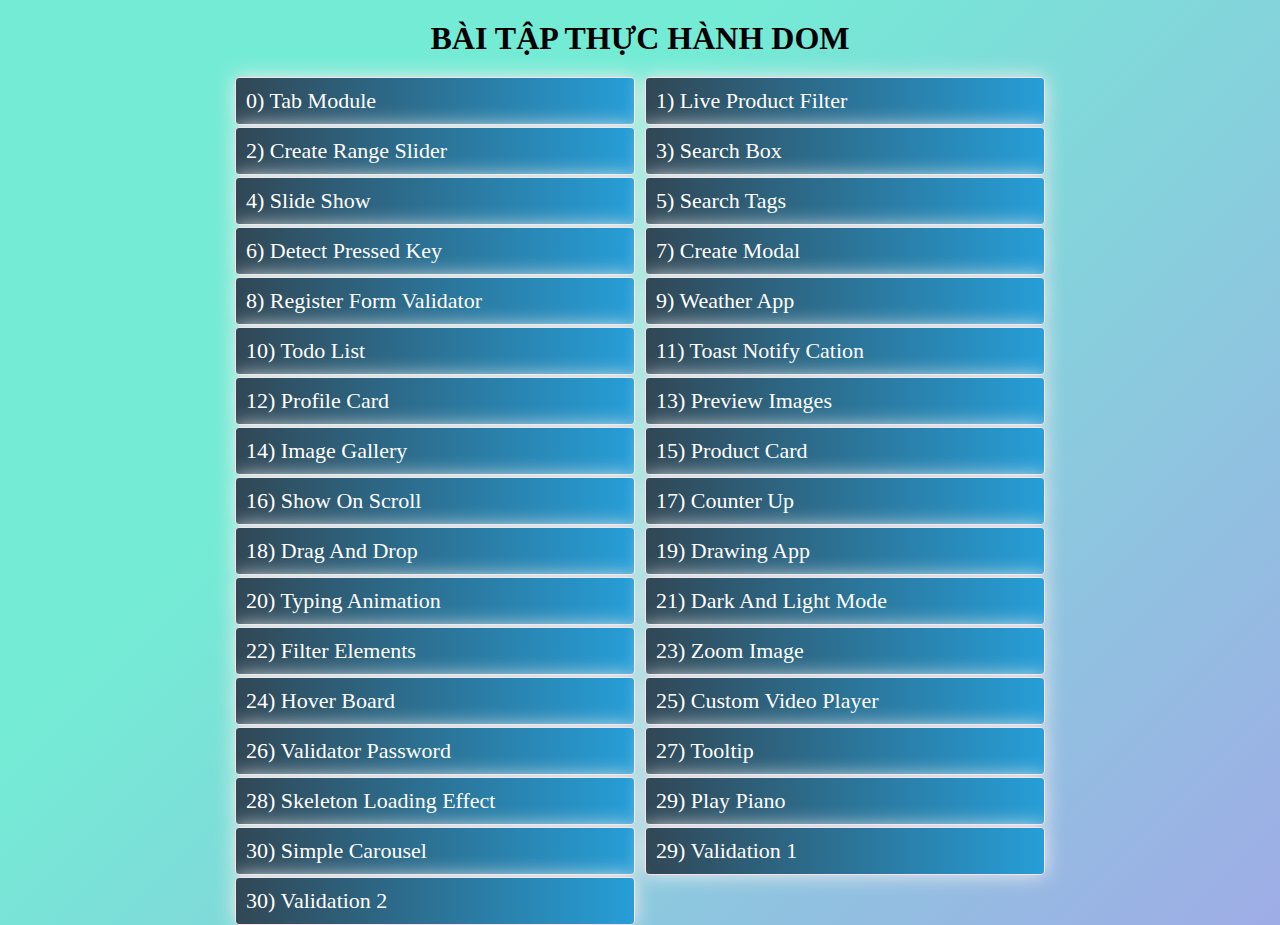
<file: index.html>
<!DOCTYPE html>
<html lang="en">

<head>
  <meta charset="UTF-8" />
  <meta http-equiv="X-UA-Compatible" content="IE=edge" />
  <meta property="og:image" content="https://ourcodeworld.com/public-media/articles/articleocw-56bba37e791bc.png">
  <meta name="viewport" content="width=device-width, initial-scale=1.0" />
  <title>Bài Tập DOM</title>

  <!--Custom CSS:  -->
  <link rel="stylesheet" href="./assets/style.css">

</head>

<body>
  <div class="container">

    <h1 class="title" id="main">Bài Tập Thực Hành DOM</h1>

    <ul class="list">
      <li>
        <a href="./0-tab-module/index.html" target="_blank">0) Tab Module</a>
      </li>
      <li>
        <a href="./1-live-product-filter/index.html" target="_blank">1) Live Product Filter</a>
      </li>
      <li>
        <a href="./2-create-range-slider/index.html" target="_blank">2) Create Range Slider</a>
      </li>
      <li>
        <a href="./3-search-box/index.html" target="_blank">3) Search Box</a>
      </li>
      <li>
        <a href="./4-slide-show/index.html" target="_blank">4) Slide Show</a>
      </li>
      <li>
        <a href="./5-search-tags/index.html" target="_blank">5) Search Tags</a>
      </li>
      <li>
        <a href="./6-detect-pressed-key/index.html" target="_blank">6) Detect Pressed Key</a>
      </li>
      <li>
        <a href="./7-create-modal/index.html" target="_blank">7) Create Modal</a>
      </li>
      <li>
        <a href="./8-register-from-validator/index.html" target="_blank">8) Register Form Validator</a>
      </li>
      <li>
        <a href="./9-weather-app/index.html" target="_blank">9) Weather App</a>
      </li>
      <li>
        <a href="./10-todo-list/index.html" target="_blank">10) Todo List</a>
      </li>
      <li>
        <a href="./11-toast-notification/index.html" target="_blank">11) Toast Notify Cation</a>
      </li>
      <li>
        <a href="./12-profile-card/index.html" target="_blank">12) Profile Card</a>
      </li>
      <li>
        <a href="./13-preview-image/index.html" target="_blank">13) Preview Images</a>
      </li>
      <li>
        <a href="./14-image-gallery/index.html" target="_blank">14) Image Gallery</a>
      </li>
      <li>
        <a href="./15-product-card/index.html" target="_blank">15) Product Card</a>
      </li>
      <li>
        <a href="./16-show-on-scroll/index.html" target="_blank">16) Show On Scroll</a>
      </li>
      <li>
        <a href="./17-counter-up/index.html" target="_blank">17) Counter Up</a>
      </li>
      <li>
        <a href="./18-drag-and-drop/index.html" target="_blank">18) Drag And Drop</a>
      </li>
      <li>
        <a href="./19-drawing-app/index.html" target="_blank">19) Drawing App</a>
      </li>
      <li>
        <a href="./20-typing-animation/index.html" target="_blank">20) Typing Animation</a>
      </li>
      <li>
        <a href="./21-dark-and-light-mode/index.html" target="_blank">21) Dark And Light Mode</a>
      </li>
      <li>
        <a href="./22-filter-elements/index.html" target="_blank">22) Filter Elements</a>
      </li>
      <li>
        <a href="/23-zoom-image/index.html" target="_blank">23) Zoom Image</a>
      </li>
      <li>
        <a href="/24-hover-board/index.html" target="_blank">24) Hover Board</a>
      </li>
      <li>
        <a href="./25-custom-video-player/index.html" target="_blank">25) Custom Video Player</a>
      </li>
      <li>
        <a href="./26-vaidator-password//index.html" target="_blank">26) Validator Password</a>
      </li>
      <li>
        <a href="./27-tooltip/index.html" target="_blank">27) Tooltip</a>
      </li>
      <li>
        <a href="./28-skeleton-loading-effect//index.html" target="_blank">28) Skeleton Loading Effect</a>
      </li>
      <li>
        <a href="./29-play-piano/index.html" target="_blank">29) Play Piano</a>
      </li>
      <li>
        <a href="./30-simple-carousel/index.html" target="_blank">30) Simple Carousel</a>
      </li>
      <li>
        <a href="./31-form-validation-1/index.html" target="_blank">29) Validation 1</a>
      </li>
      <li>
        <a href="./32-form-validation-2/index.html" target="_blank">30) Validation 2</a>
      </li>
    </ul>
  </div>
</body>

</html>
</file>
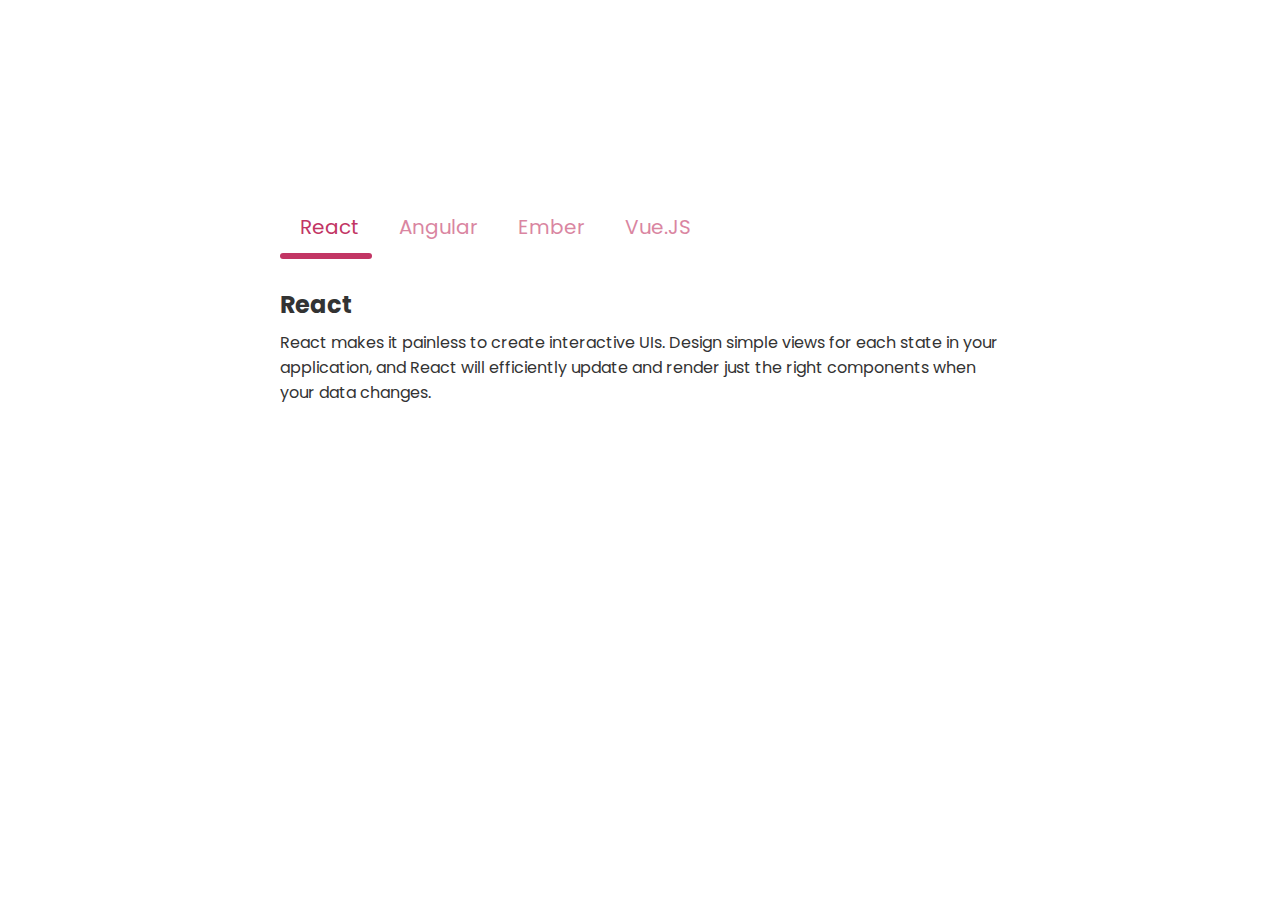
<file: 0-tab-module/index.html>
<!DOCTYPE html>
<html lang="en">
  <head>
    <meta charset="UTF-8" />
    <meta name="viewport" content="width=device-width, initial-scale=1.0" />
    <title>Tab Module</title>
    <link rel="preconnect" href="https://fonts.gstatic.com" />
    <!-- Font awesome -->
    <link
      rel="stylesheet"
      href="https://cdnjs.cloudflare.com/ajax/libs/font-awesome/5.15.2/css/all.min.css"
      integrity="sha512-HK5fgLBL+xu6dm/Ii3z4xhlSUyZgTT9tuc/hSrtw6uzJOvgRr2a9jyxxT1ely+B+xFAmJKVSTbpM/CuL7qxO8w=="
      crossorigin="anonymous"
    />
    <!-- font chữ của google -->
    <link
      href="https://fonts.googleapis.com/css2?family=Poppins:wght@300;400;500;600&display=swap"
      rel="stylesheet"
    />
    <!-- CSS -->
    <link rel="stylesheet" href="./assets/css/styles.css" />
  </head>
  <body>
    <div>
      <!-- Tab items -->
      <div class="tabs">
        <div class="tab-item active">
          <i class="tab-icon fas fa-code"></i>
          React
        </div>
        <div class="tab-item">
          <i class="tab-icon fas fa-cog"></i>
          Angular
        </div>
        <div class="tab-item">
          <i class="tab-icon fas fa-plus-circle"></i>
          Ember
        </div>
        <div class="tab-item">
          <i class="tab-icon fas fa-pen-nib"></i>
          Vue.JS
        </div>
        <div class="line"></div>
      </div>

      <!-- Tab content -->
      <div class="tab-content">
        <div class="tab-pane active">
          <h2>React</h2>
          <p>
            React makes it painless to create interactive UIs. Design simple views for each state in
            your application, and React will efficiently update and render just the right components
            when your data changes.
          </p>
        </div>
        <div class="tab-pane">
          <h2>Angular</h2>
          <p>
            Angular is an application design framework and development platform for creating
            efficient and sophisticated single-page apps.
          </p>
        </div>
        <div class="tab-pane">
          <h2>Ember</h2>
          <p>
            Ember.js is a productive, battle-tested JavaScript framework for building modern web
            applications. It includes everything you need to build rich UIs that work on any device.
          </p>
        </div>
        <div class="tab-pane">
          <h2>Vue.js</h2>
          <p>
            Vue (pronounced /vjuː/, like view) is a progressive framework for building user
            interfaces. Unlike other monolithic frameworks, Vue is designed from the ground up to be
            incrementally adoptable.
          </p>
        </div>
      </div>
    </div>
  </body>
  <script src="./assets/js/main.js"></script>
</html>
</file>
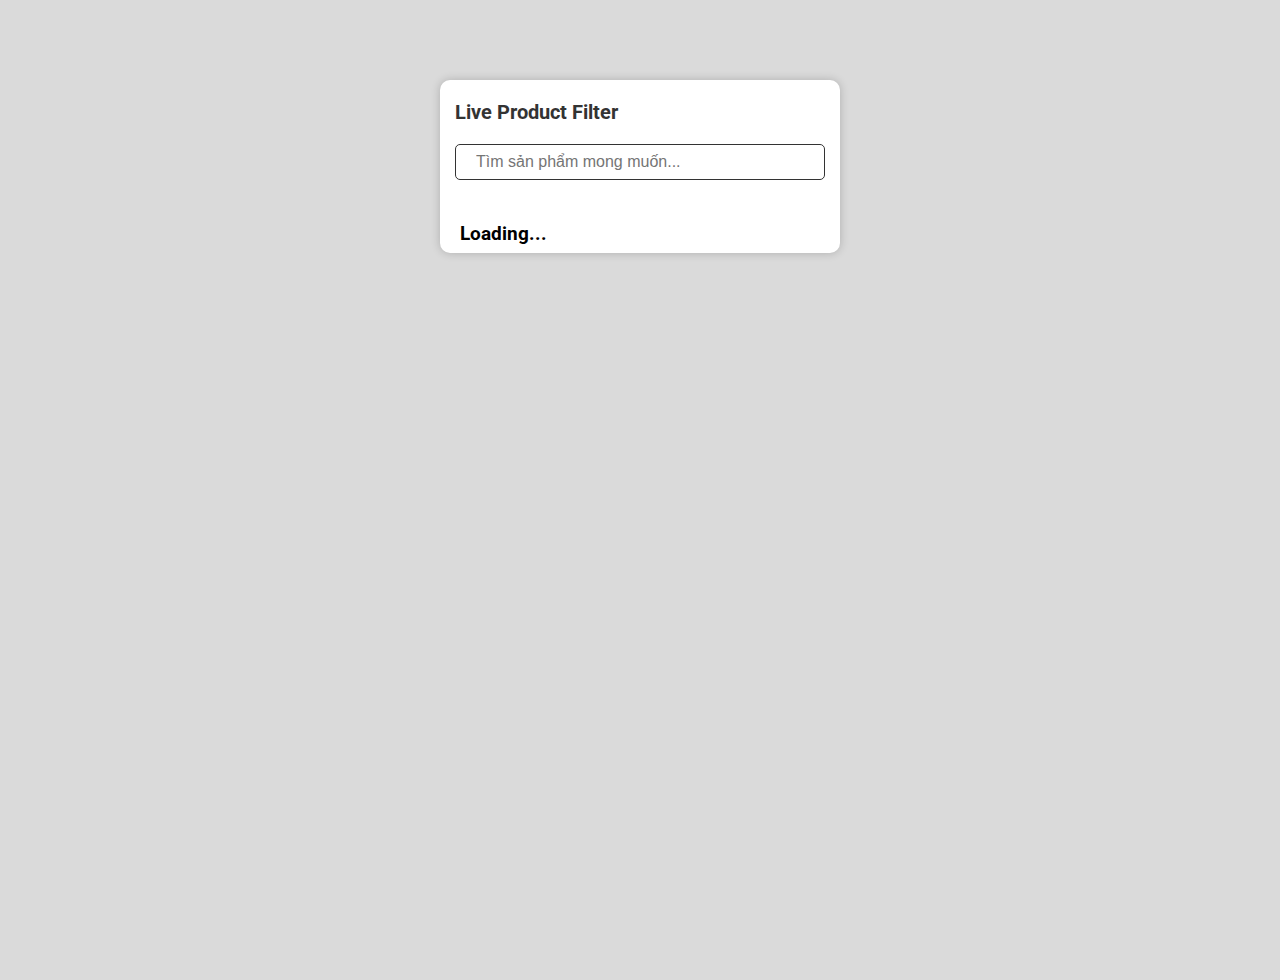
<file: 1-live-product-filter/index.html>
<!DOCTYPE html>
<html lang="en">
	<head>
		<meta charset="UTF-8" />
		<meta name="viewport" content="width=device-width, initial-scale=1.0" />

		<link rel="stylesheet" href="https://cdnjs.cloudflare.com/ajax/libs/font-awesome/6.0.0-beta2/css/all.min.css" integrity="sha512-YWzhKL2whUzgiheMoBFwW8CKV4qpHQAEuvilg9FAn5VJUDwKZZxkJNuGM4XkWuk94WCrrwslk8yWNGmY1EduTA==" crossorigin="anonymous" referrerpolicy="no-referrer" />

		<link rel="stylesheet" href="./assets/css/styles.css" />
		<title>Live Product Filter</title>
	</head>
	<body>
		<div class="container">
			<header>
				<h4 class="title">Live Product Filter</h4>
				<div class="form-input">
					<i class="fas fa-search"></i>
					<input type="text" id="filter" placeholder="Tìm sản phẩm mong muốn..." />
				</div>
			</header>

			<div class="products">
				<div>
					<h3>Loading...</h3>
				</div>
			</div>
		</div>
		<script src="./assets/js/main.js"></script>
	</body>
</html>
</file>
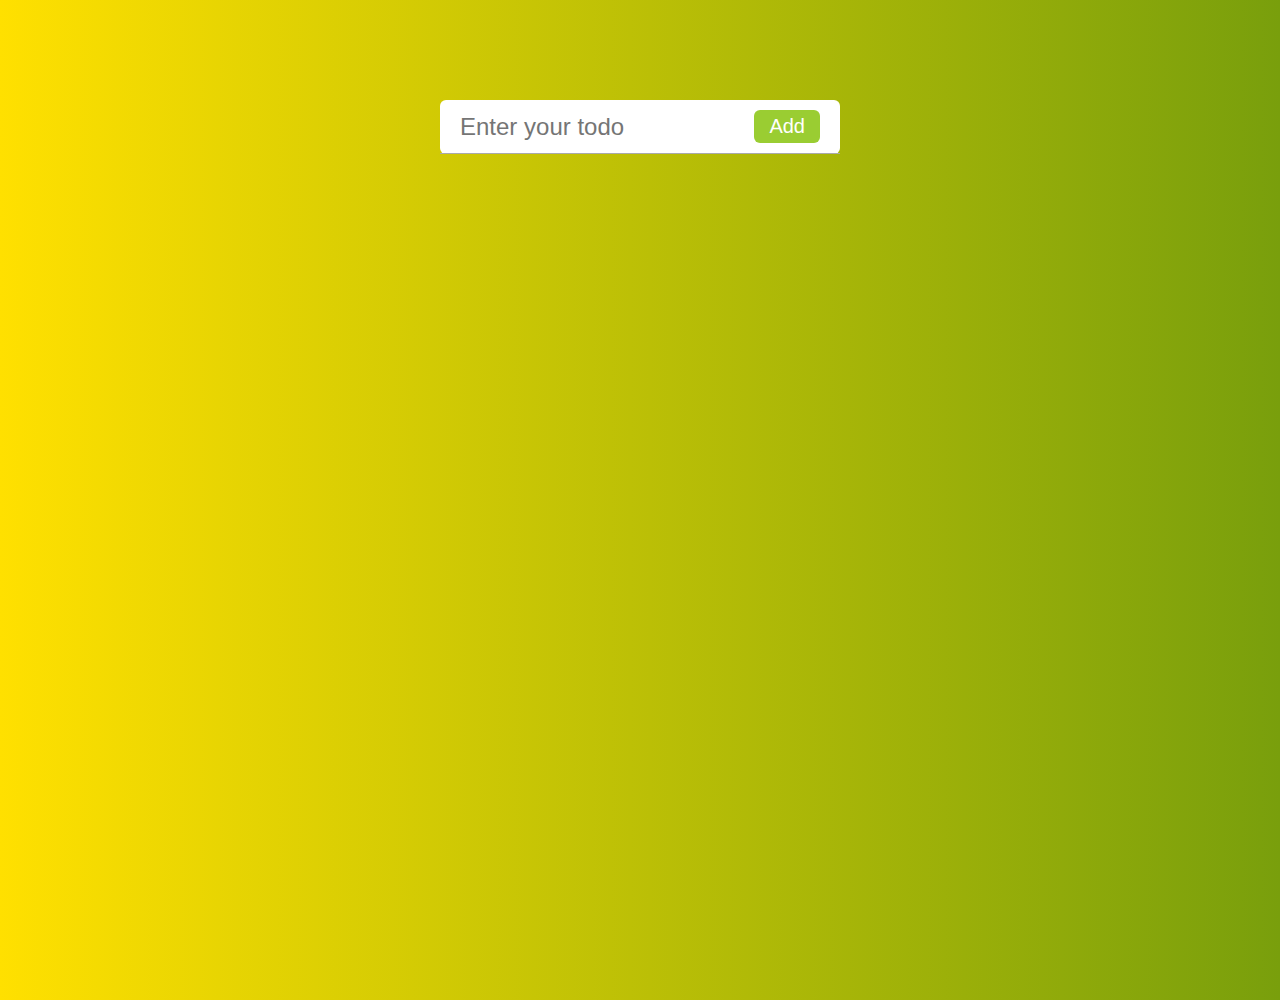
<file: 10-todo-list/index.html>
<!DOCTYPE html>
<html lang="en">
  <head>
    <meta charset="UTF-8" />
    <meta http-equiv="X-UA-Compatible" content="IE=edge" />
    <meta name="viewport" content="width=device-width, initial-scale=1.0" />
    <title>Todo List</title>
    <link
      rel="stylesheet"
      href="https://cdnjs.cloudflare.com/ajax/libs/font-awesome/6.0.0-beta2/css/all.min.css"
      integrity="sha512-YWzhKL2whUzgiheMoBFwW8CKV4qpHQAEuvilg9FAn5VJUDwKZZxkJNuGM4XkWuk94WCrrwslk8yWNGmY1EduTA=="
      crossorigin="anonymous"
      referrerpolicy="no-referrer"
    />
    <link rel="stylesheet" href="./assets/css/styles.css" />
  </head>
  <body>
    <div class="container">
      <form class="form">
        <input type="text" placeholder="Enter your todo" />
        <button>Add</button>
      </form>
      <ul class="todos"></ul>
    </div>
  </body>
  <script src="./assets/js/main.js"></script>
</html>
</file>
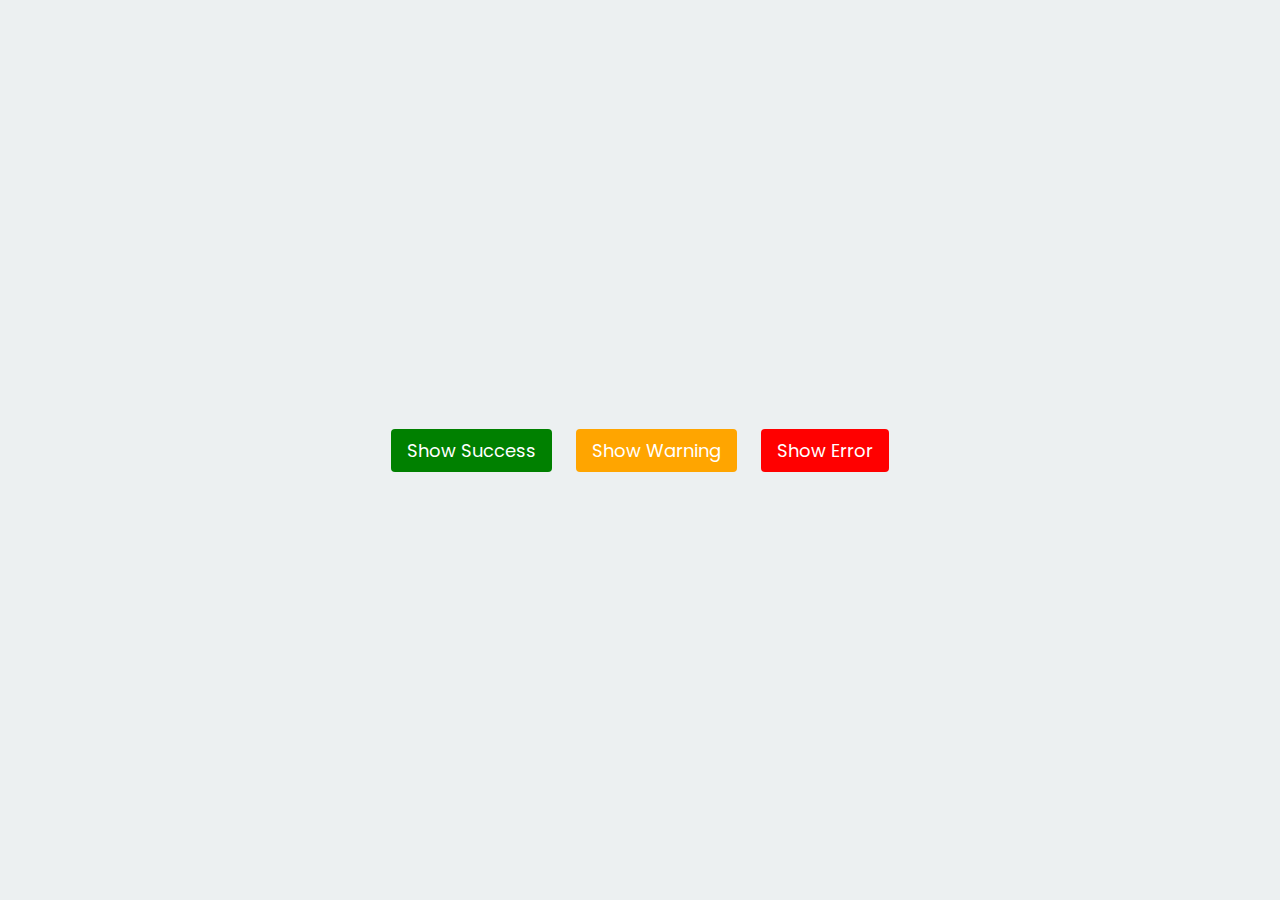
<file: 11-toast-notification/index.html>
<!DOCTYPE html>
<html lang="en">
  <head>
    <meta charset="UTF-8" />
    <meta http-equiv="X-UA-Compatible" content="IE=edge" />
    <meta name="viewport" content="width=device-width, initial-scale=1.0" />
    <title>Toast Notification</title>
    <link
      rel="stylesheet"
      href="https://cdnjs.cloudflare.com/ajax/libs/font-awesome/6.0.0-beta2/css/all.min.css"
      integrity="sha512-YWzhKL2whUzgiheMoBFwW8CKV4qpHQAEuvilg9FAn5VJUDwKZZxkJNuGM4XkWuk94WCrrwslk8yWNGmY1EduTA=="
      crossorigin="anonymous"
      referrerpolicy="no-referrer"
    />

    <link rel="stylesheet" href="./assets/css/styles.css" />
  </head>
  <body>
    <div class="control">
      <button class="success">Show Success</button>
      <button class="warning">Show Warning</button>
      <button class="error">Show Error</button>
    </div>
    <div id="toasts"></div>
  </body>
  <script src="./assets/js/main.js"></script>
</html>
</file>
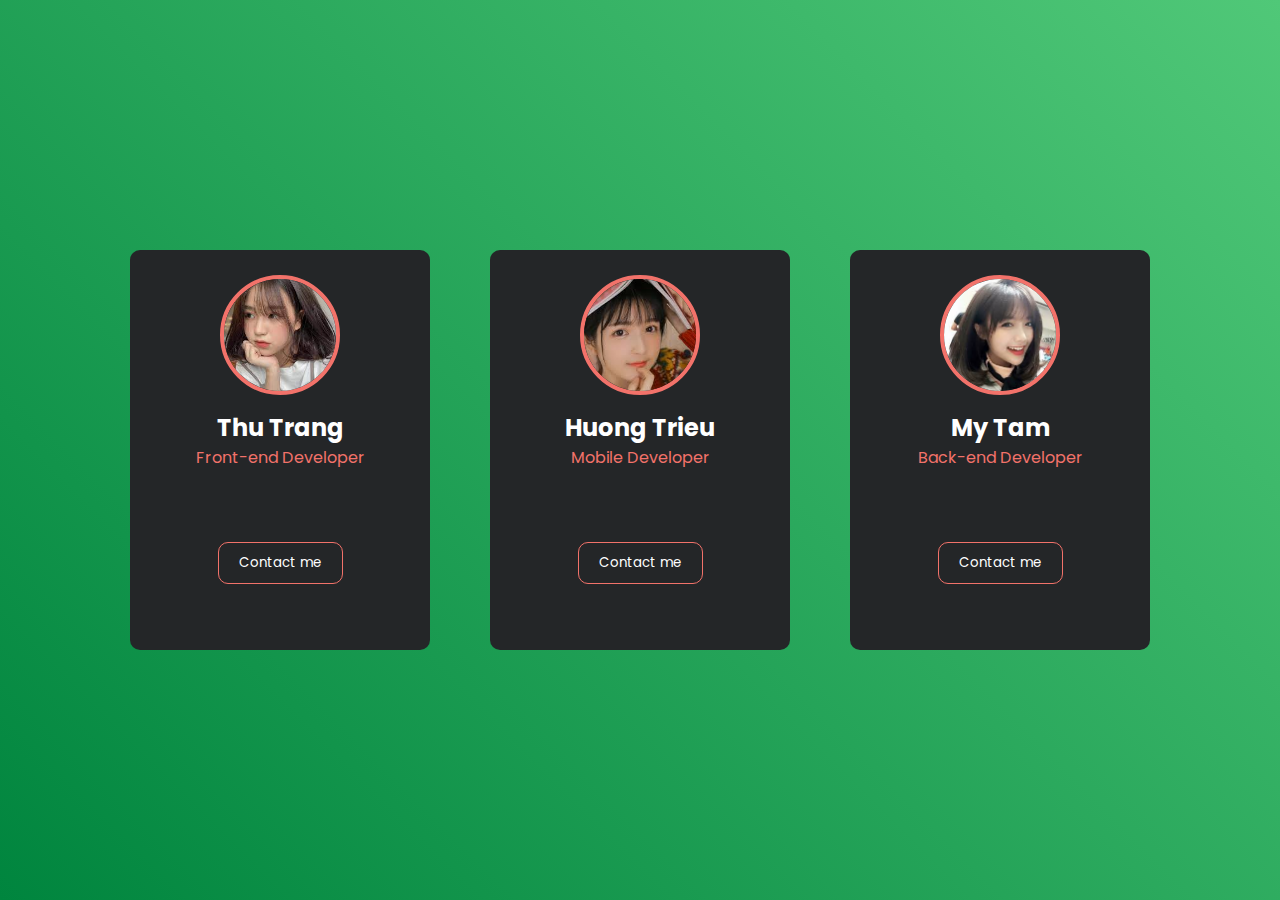
<file: 12-profile-card/index.html>
<!DOCTYPE html>
<html lang="en">
  <head>
    <meta charset="UTF-8" />
    <meta http-equiv="X-UA-Compatible" content="IE=edge" />
    <meta name="viewport" content="width=device-width, initial-scale=1.0" />
    <title>Profile Card</title>
    <link
      rel="stylesheet"
      href="https://cdnjs.cloudflare.com/ajax/libs/font-awesome/6.0.0-beta2/css/all.min.css"
      integrity="sha512-YWzhKL2whUzgiheMoBFwW8CKV4qpHQAEuvilg9FAn5VJUDwKZZxkJNuGM4XkWuk94WCrrwslk8yWNGmY1EduTA=="
      crossorigin="anonymous"
      referrerpolicy="no-referrer"
    />
    <link rel="stylesheet" href="./assets/css/styles.css" />
  </head>
  <body>
    <div class="card">
      <div class="card__img">
        <img src="./assets/images/girl_1.jpg" alt="" />
      </div>
      <h2>Thu Trang</h2>
      <p>Front-end Developer</p>
      <div class="card__social">
        <a target="_black" href="">
          <i class="fab fa-facebook-f"></i>
        </a>
        <a target="_black" href="">
          <i class="fab fa-youtube"></i>
        </a>
        <a target="_black" href="">
          <i class="fab fa-tiktok"></i>
        </a>
        <a target="_black" href="">
          <i class="fab fa-github"></i>
        </a>
      </div>
      <button>Contact me</button>
    </div>
    <div class="card">
      <div class="card__img">
        <img src="./assets/images/girl_2.jpg" alt="" />
      </div>
      <h2>Huong Trieu</h2>
      <p>Mobile Developer</p>
      <div class="card__social">
        <a target="_black" href="">
          <i class="fab fa-facebook-f"></i>
        </a>
        <a target="_black" href="">
          <i class="fab fa-youtube"></i>
        </a>
        <a target="_black" href="">
          <i class="fab fa-tiktok"></i>
        </a>
        <a target="_black" href="">
          <i class="fab fa-github"></i>
        </a>
      </div>
      <button>Contact me</button>
    </div>
    <div class="card">
      <div class="card__img">
        <img src="./assets/images/girl_3.jpg" alt="" />
      </div>
      <h2>My Tam</h2>
      <p>Back-end Developer</p>
      <div class="card__social">
        <a target="_black" href="">
          <i class="fab fa-facebook-f"></i>
        </a>
        <a target="_black" href="">
          <i class="fab fa-youtube"></i>
        </a>
        <a target="_black" href="">
          <i class="fab fa-tiktok"></i>
        </a>
        <a target="_black" href="">
          <i class="fab fa-github"></i>
        </a>
      </div>
      <button>Contact me</button>
    </div>
  </body>
</html>
</file>
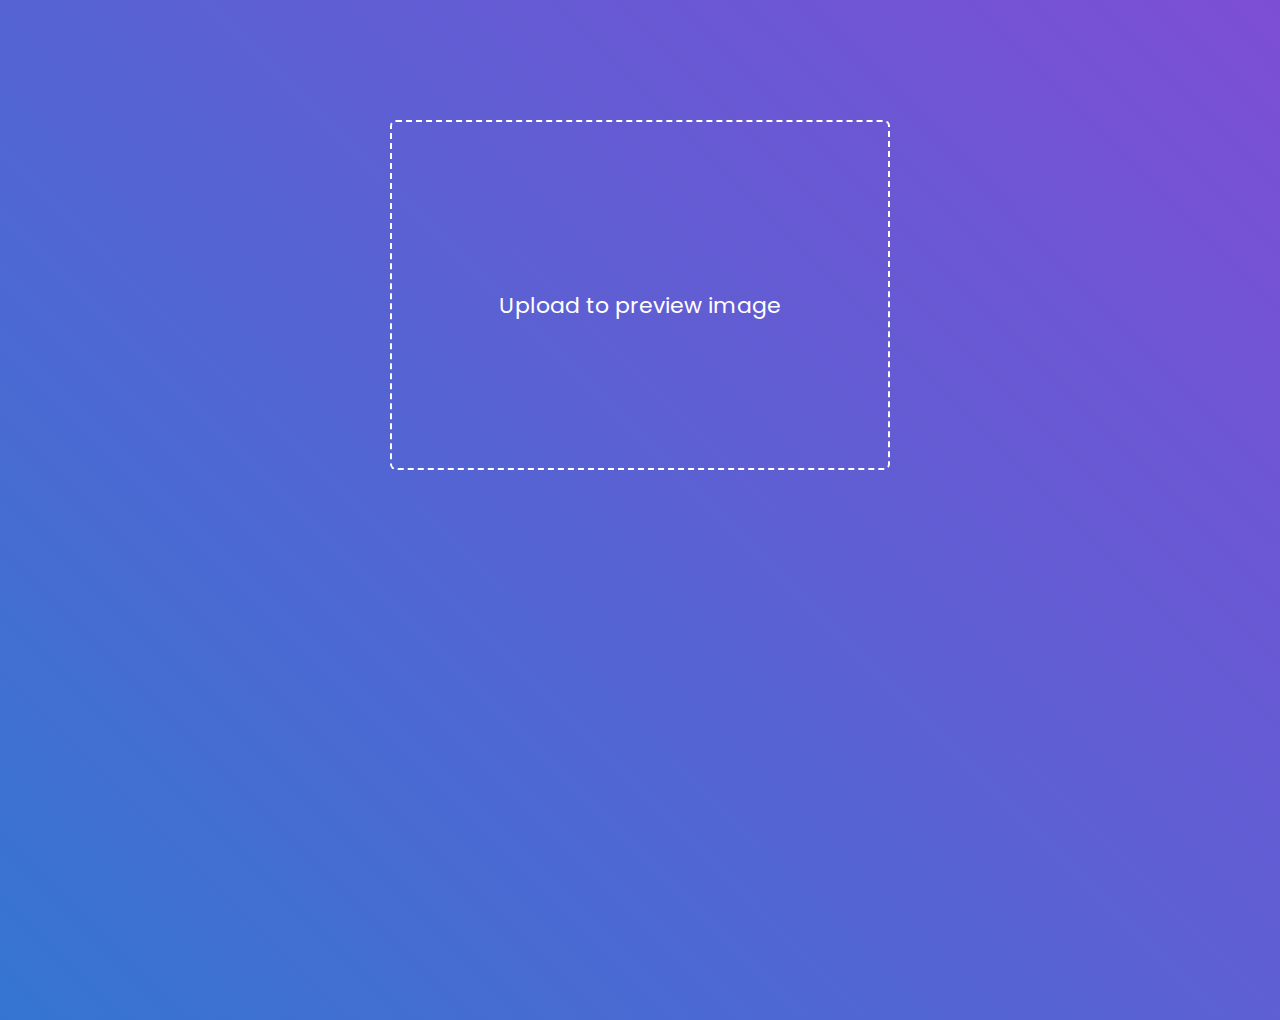
<file: 13-preview-image/index.html>
<!DOCTYPE html>
<html lang="en">
  <head>
    <meta charset="UTF-8" />
    <meta http-equiv="X-UA-Compatible" content="IE=edge" />
    <meta name="viewport" content="width=device-width, initial-scale=1.0" />
    <title>Preview Image</title>
    <link
      rel="stylesheet"
      href="https://cdnjs.cloudflare.com/ajax/libs/font-awesome/6.0.0-beta2/css/all.min.css"
      integrity="sha512-YWzhKL2whUzgiheMoBFwW8CKV4qpHQAEuvilg9FAn5VJUDwKZZxkJNuGM4XkWuk94WCrrwslk8yWNGmY1EduTA=="
      crossorigin="anonymous"
      referrerpolicy="no-referrer"
    />
    <link rel="stylesheet" href="./assets/css/styles.css" />
  </head>
  <body>
    <div class="container">
      <label for="input-img" class="preview">
        <i class="fas fa-cloud-upload-alt"></i>
        <span>Upload to preview image</span>
      </label>
      <input type="file" hidden id="input-img" />
    </div>
  </body>
  <script src="./assets/js/main.js"></script>
</html>
</file>
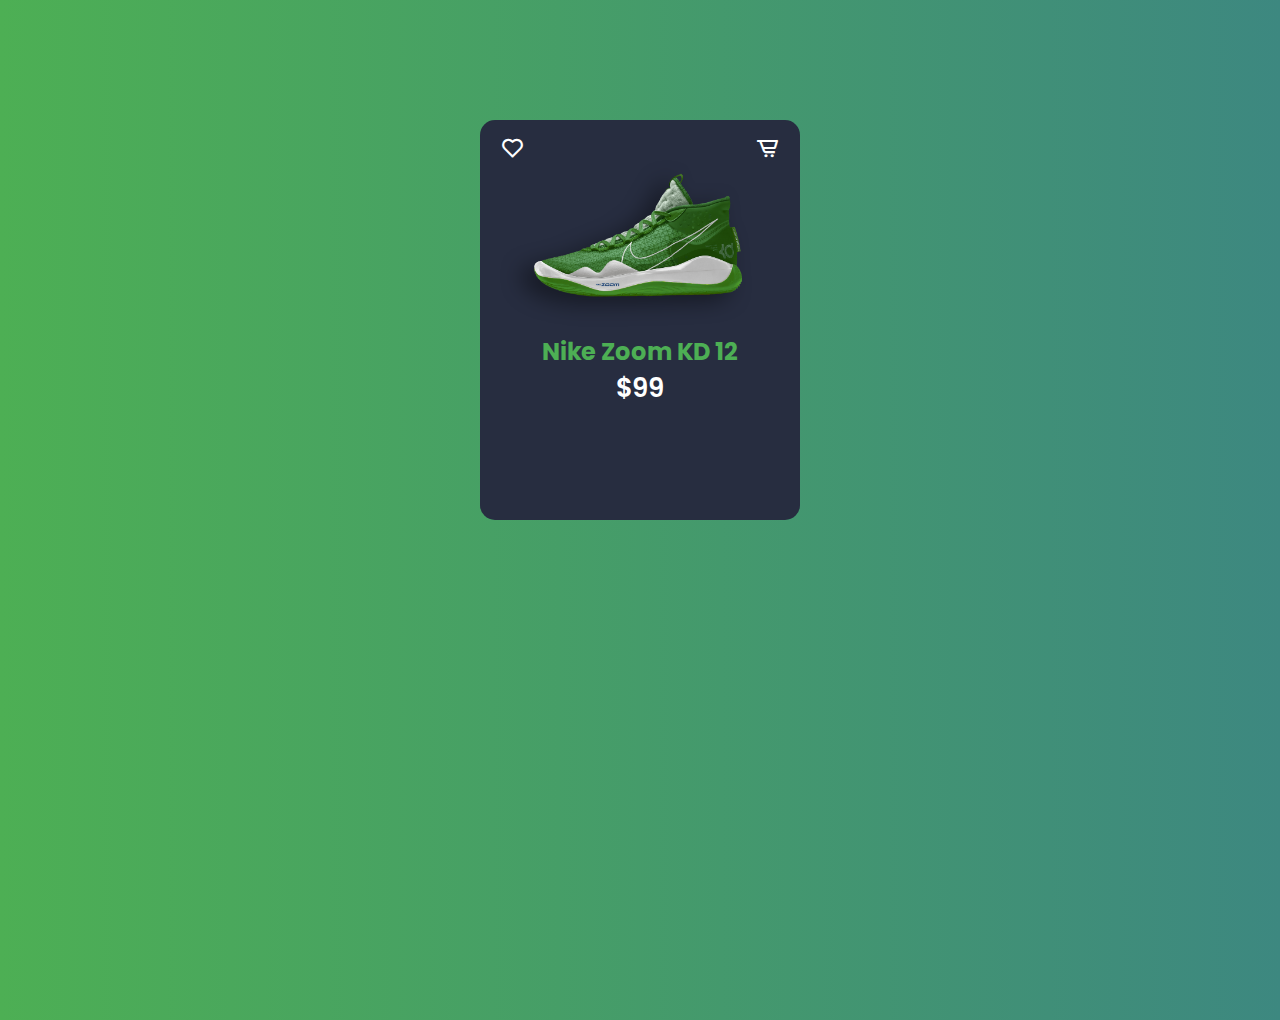
<file: 15-product-card/index.html>
<!DOCTYPE html>
<html lang="en">
  <head>
    <meta charset="UTF-8" />
    <meta http-equiv="X-UA-Compatible" content="IE=edge" />
    <meta name="viewport" content="width=device-width, initial-scale=1.0" />
    <title>Product Card</title>
    <link href="https://unpkg.com/boxicons@2.0.9/css/boxicons.min.css" rel="stylesheet" />
    <link rel="stylesheet" href="./assets/css/styles.css" />
  </head>
  <body>
    <div class="card">
      <span class="like"><i class="bx bx-heart"></i></span>
      <span class="cart"><i class="bx bx-cart-alt"></i></span>
      <div class="card__img">
        <img src="./assets/images/Nike Zoom KD 12.png" alt="" />
      </div>
      <h2 class="card__title">Nike Zoom KD 12</h2>
      <p class="card__price">$99</p>
      <div class="card__size">
        <h3>Size:</h3>
        <span>6</span>
        <span>7</span>
        <span>8</span>
        <span>9</span>
      </div>
      <div class="card__color">
        <h3>Color:</h3>
        <span class="green"></span>
        <span class="red"></span>
        <span class="black"></span>
      </div>
      <div class="card__action">
        <button>Buy now</button>
        <button>Add cart</button>
      </div>
    </div>
  </body>
</html>
</file>
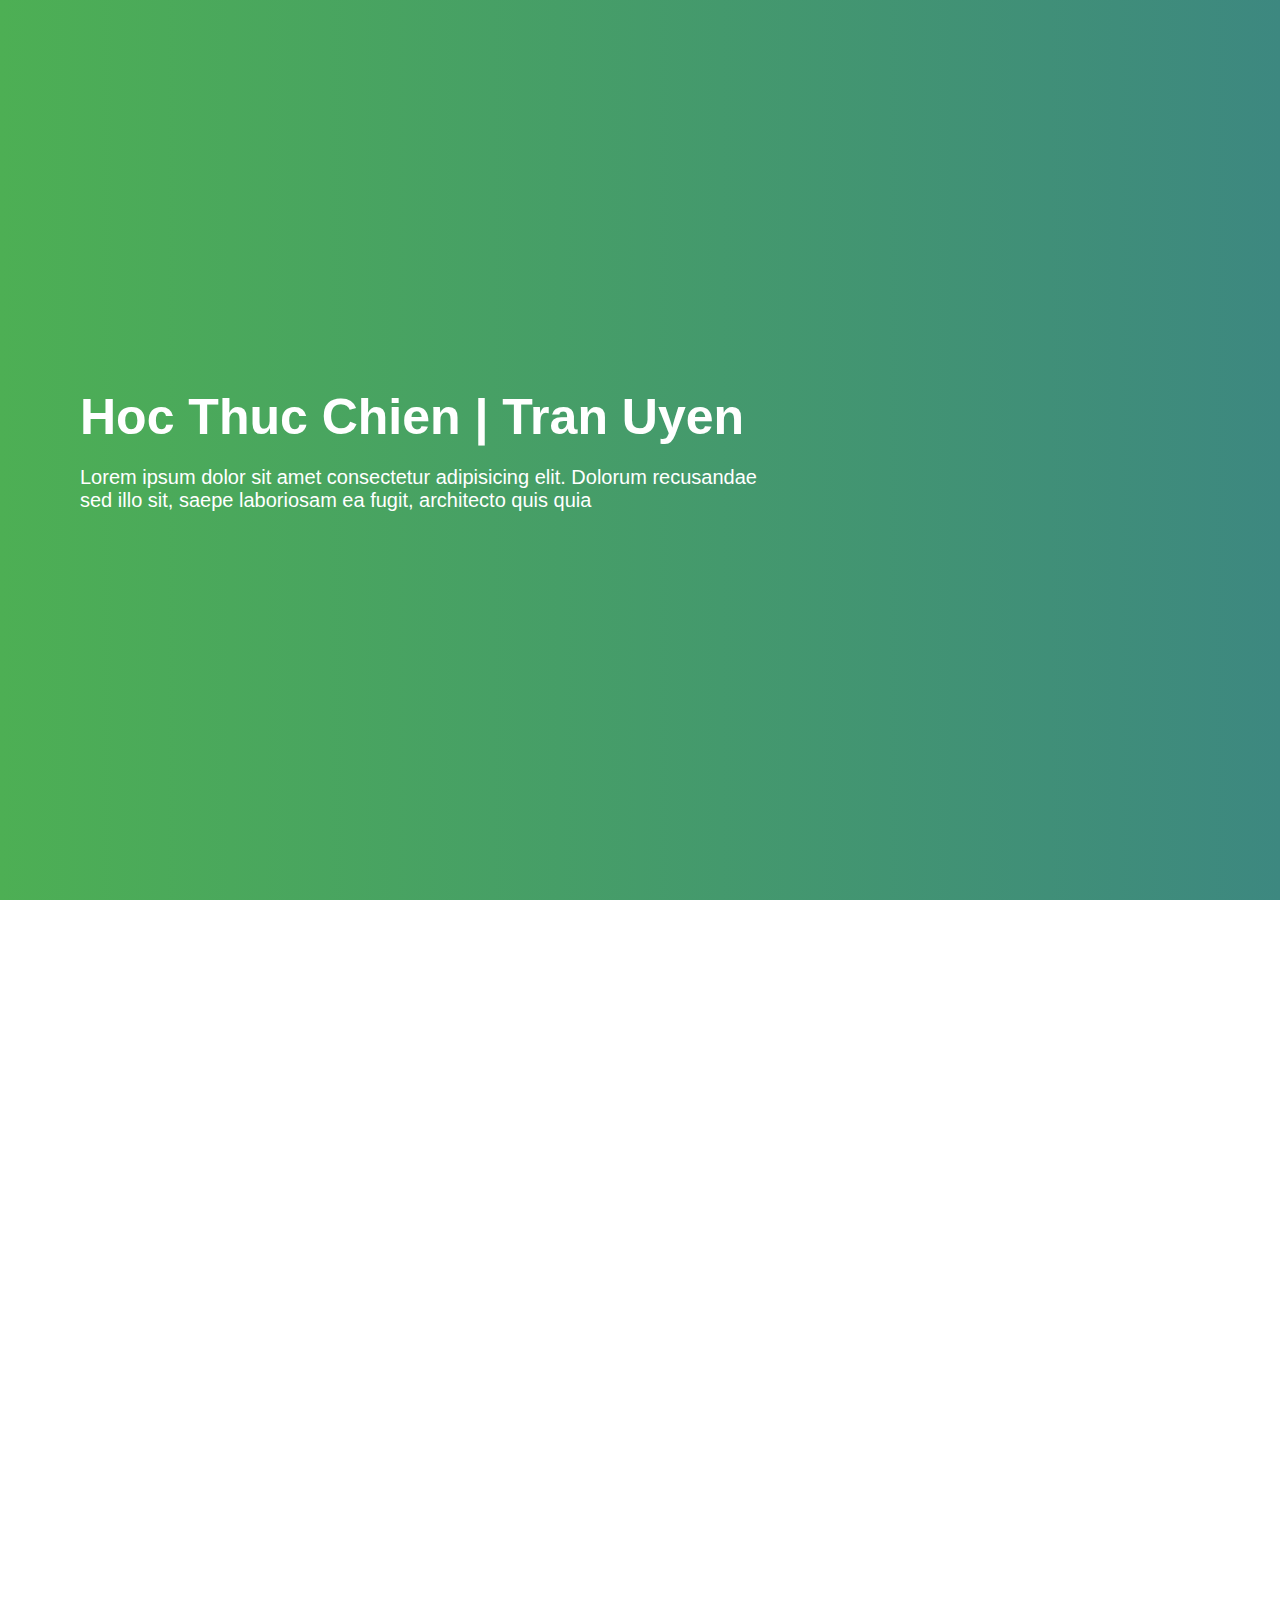
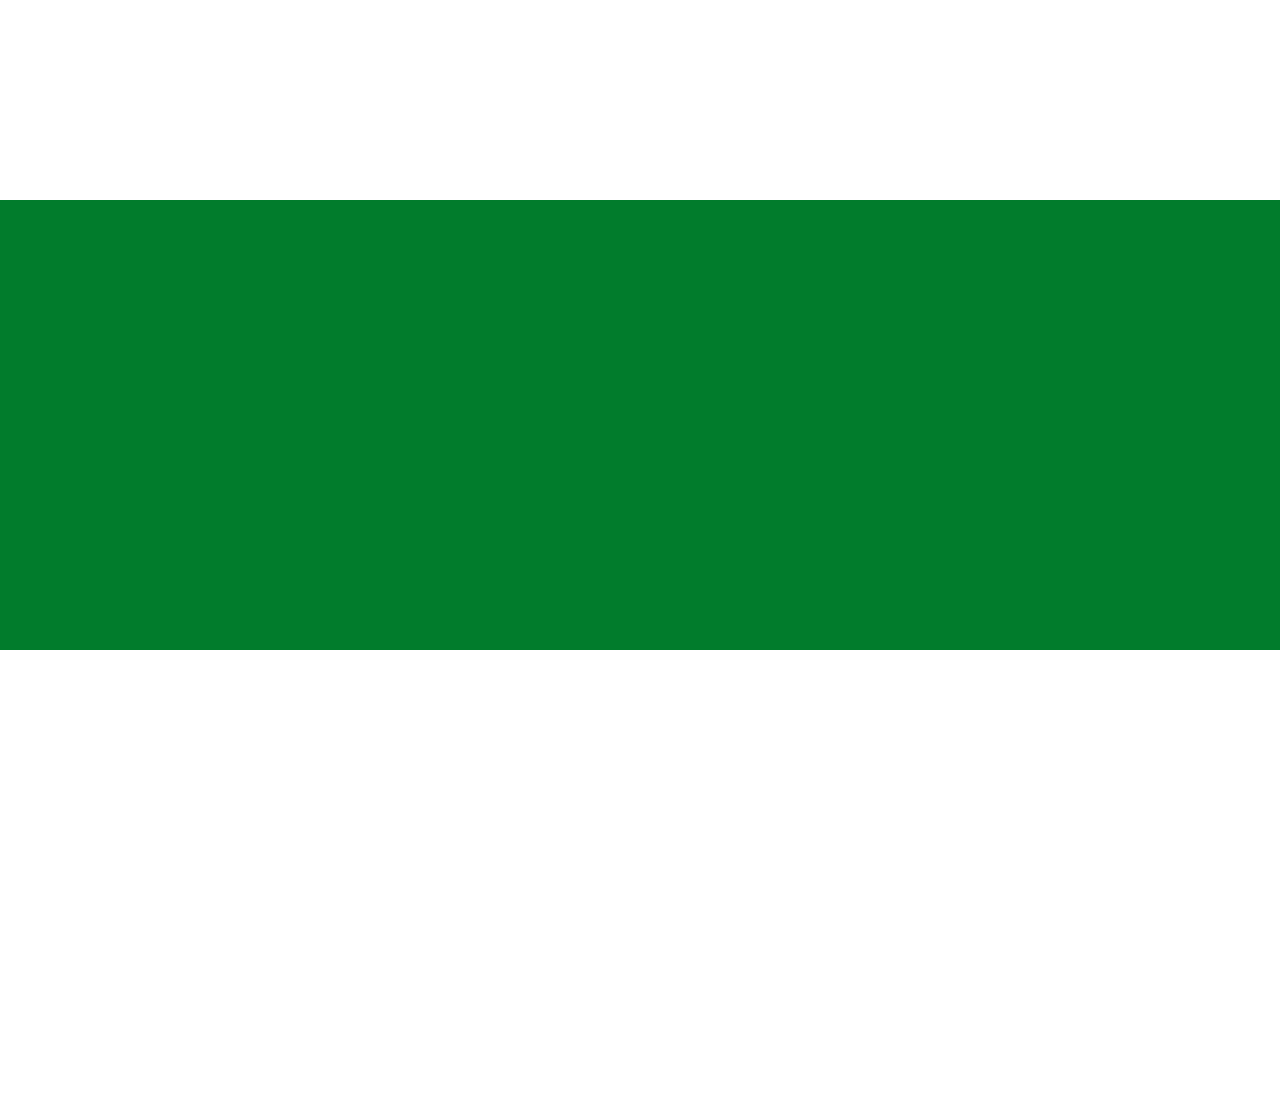
<file: 16-show-on-scroll/index.html>
<!DOCTYPE html>
<html lang="en">

<head>
  <meta charset="UTF-8" />
  <meta http-equiv="X-UA-Compatible" content="IE=edge" />
  <meta name="viewport" content="width=device-width, initial-scale=1.0" />
  <title>Show On Scroll</title>
  <link rel="stylesheet" href="./assets/css/styles.css" />
</head>

<body>
  <section id="home" class="full-height">
    <div>
      <h1 class="left-to-right show-on-scroll">Hoc Thuc Chien | Tran Uyen</h1>
      <p class="left-to-right show-on-scroll">
        Lorem ipsum dolor sit amet consectetur adipisicing elit. Dolorum recusandae sed illo sit,
        saepe laboriosam ea fugit, architecto quis quia
      </p>
    </div>
  </section>

  <section id="about" class="full-height">
    <div class="box show-on-scroll left-to-right">
      <h2>Title</h2>
      <p>
        Lorem ipsum dolor sit amet consectetur adipisicing elit. Pariatur, eveniet sequi. Nobis,
        dolorum culpa doloribus adipisci ut ab iure non voluptates vel exercitationem explicabo
        nam, sunt maxime error nemo assumenda.
      </p>
    </div>
    <div class="box show-on-scroll right-to-left">
      <h2>Title</h2>
      <p>
        Lorem ipsum dolor sit amet consectetur adipisicing elit. Pariatur, eveniet sequi. Nobis,
        dolorum culpa doloribus adipisci ut ab iure non voluptates vel exercitationem explicabo
        nam, sunt maxime error nemo assumenda.
      </p>
    </div>
  </section>

  <div id="team" class="full-height">
    <div class="person show-on-scroll zoom">
      <h3>Person 1</h3>
      <p>
        Lorem ipsum dolor sit amet consectetur adipisicing elit. In repudiandae sequi, ad cum
        aperiam odit eius earum molestiae voluptatem
      </p>
    </div>
    <div class="person show-on-scroll zoom">
      <h3>Person 2</h3>
      <p>
        Lorem ipsum dolor sit amet consectetur adipisicing elit. In repudiandae sequi, ad cum
        aperiam odit eius earum molestiae voluptatem
      </p>
    </div>
    <div class="person show-on-scroll zoom">
      <h3>Person 3</h3>
      <p>
        Lorem ipsum dolor sit amet consectetur adipisicing elit. In repudiandae sequi, ad cum
        aperiam odit eius earum molestiae voluptatem
      </p>
    </div>
  </div>
</body>
<script src="./assets/js/main.js"></script>

</html>
</file>
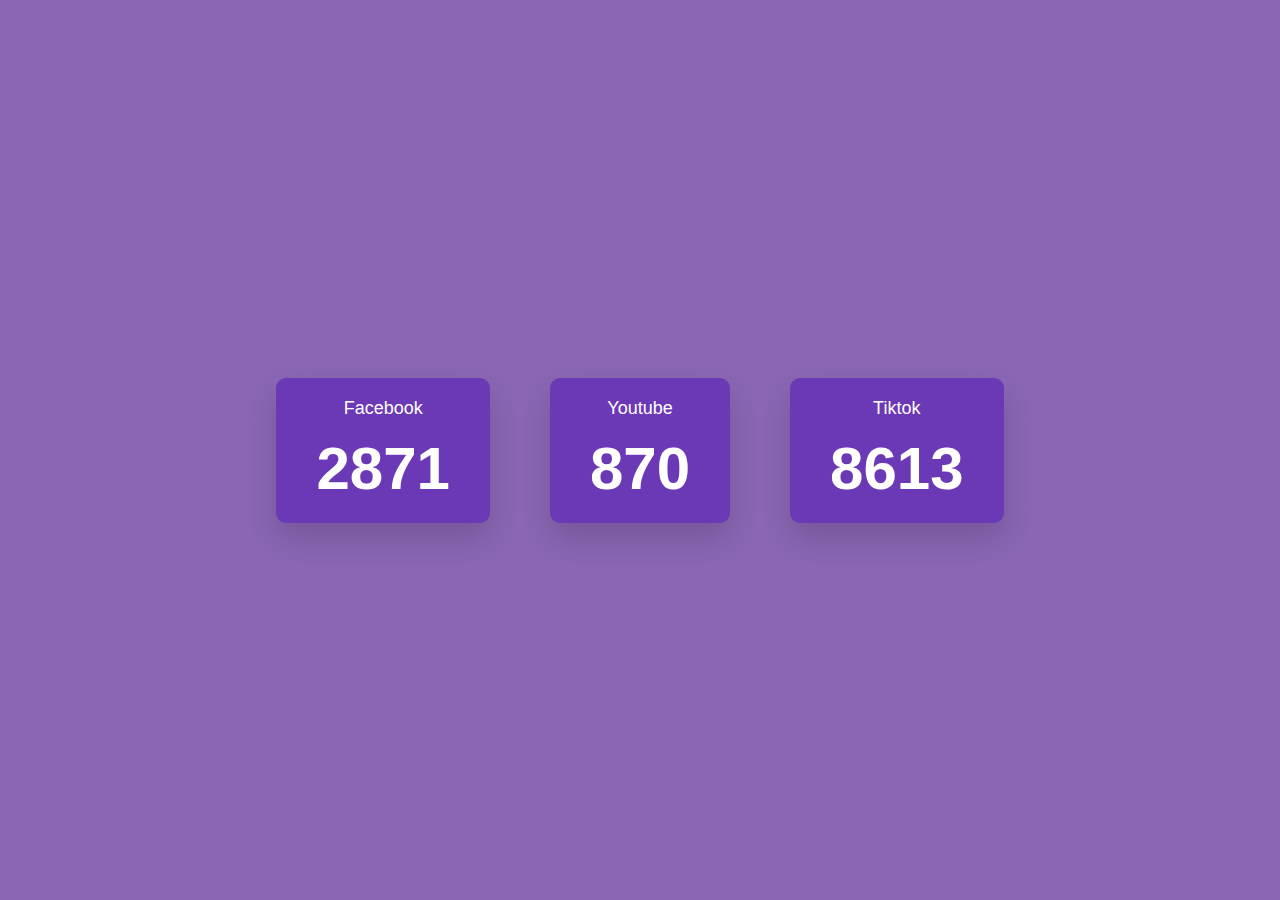
<file: 17-counter-up/index.html>
<!DOCTYPE html>
<html lang="en">
  <head>
    <meta charset="UTF-8" />
    <meta http-equiv="X-UA-Compatible" content="IE=edge" />
    <meta name="viewport" content="width=device-width, initial-scale=1.0" />
    <title>Counter Up</title>
    <link rel="stylesheet" href="./assets/css/styles.css" />
  </head>
  <body>
    <div class="counter face">
      <p>Facebook</p>
      <h2>0</h2>
    </div>
    <div class="counter youtube">
      <p>Youtube</p>
      <h2>0</h2>
    </div>
    <div class="counter tiktok">
      <p>Tiktok</p>
      <h2>0</h2>
    </div>
  </body>
  <script src="./assets/js/main.js"></script>
</html>
</file>
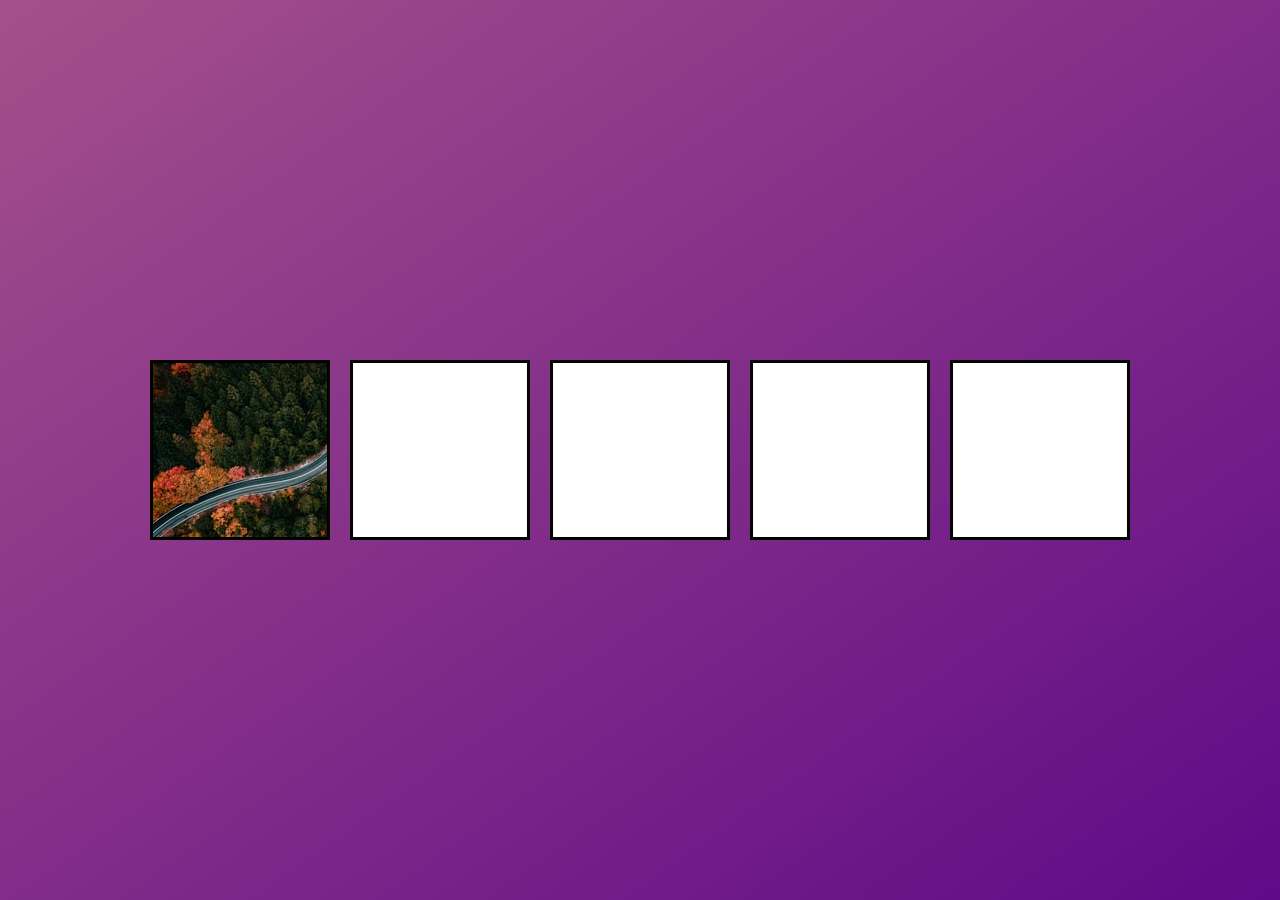
<file: 18-drag-and-drop/index.html>
<!DOCTYPE html>
<html lang="en">
  <head>
    <meta charset="UTF-8" />
    <meta http-equiv="X-UA-Compatible" content="IE=edge" />
    <meta name="viewport" content="width=device-width, initial-scale=1.0" />
    <title>Drag and drop</title>
    <link rel="stylesheet" href="./assets/css/styles.css" />
  </head>
  <body>
    <div class="box">
      <div class="draggable" draggable="true"></div>
    </div>
    <div class="box"></div>
    <div class="box"></div>
    <div class="box"></div>
    <div class="box"></div>
  </body>
  <script src="./assets/js/main.js"></script>
</html>
</file>
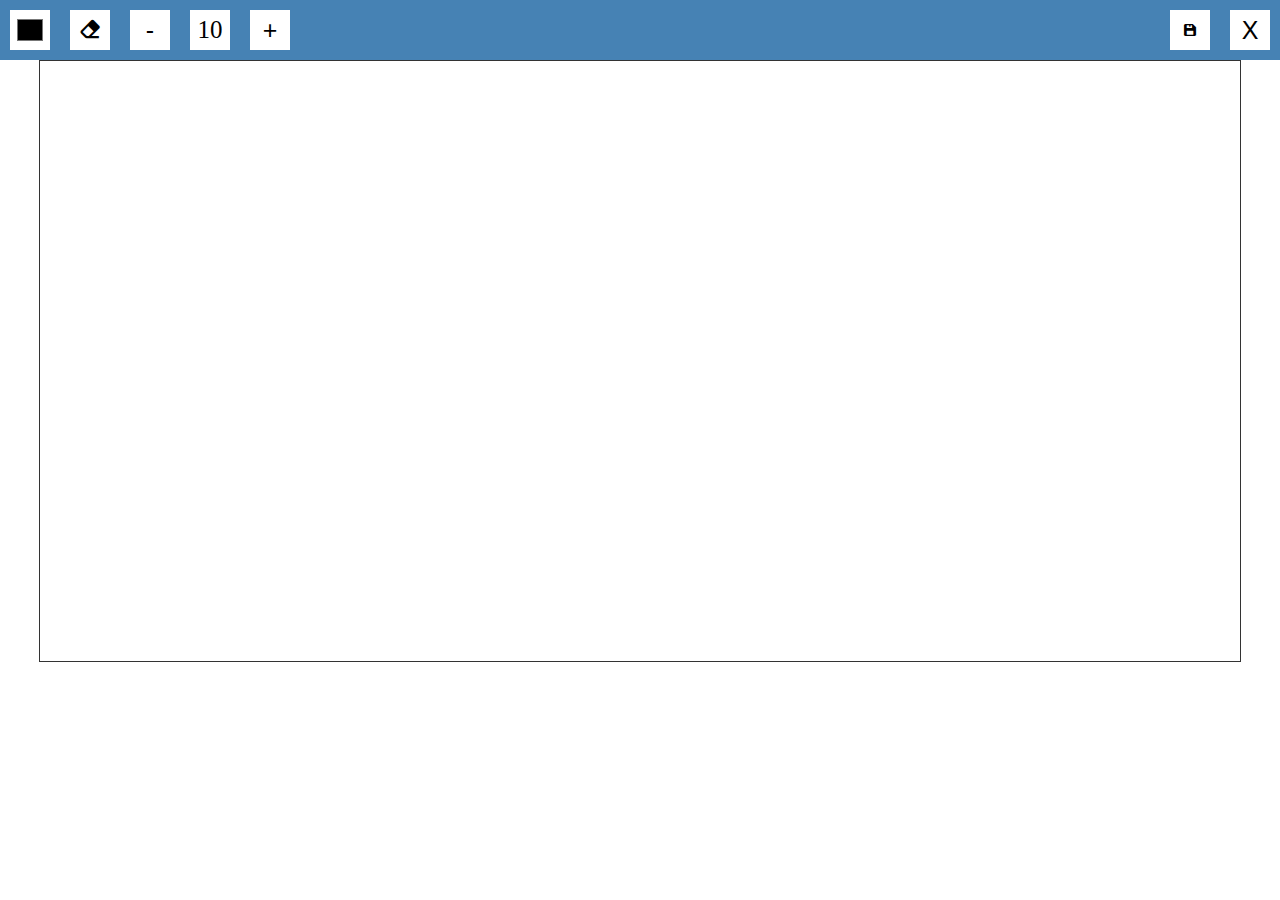
<file: 19-drawing-app/index.html>
<!DOCTYPE html>
<html lang="en">
  <head>
    <meta charset="UTF-8" />
    <meta http-equiv="X-UA-Compatible" content="IE=edge" />
    <meta name="viewport" content="width=device-width, initial-scale=1.0" />
    <title>Drawing App</title>
    <link href="https://unpkg.com/boxicons@2.0.9/css/boxicons.min.css" rel="stylesheet" />
    <link rel="stylesheet" href="./assets/css/styles.css" />
  </head>
  <body>
    <div class="container">
      <div class="tools">
        <input type="color" id="color" />
        <button id="eraser">
          <i class="bx bxs-eraser"></i>
        </button>
        <button id="decrease">-</button>
        <span id="size">10</span>
        <button id="increase">+</button>
        <a download="example.png" id="save">
          <i class="bx bxs-save"></i>
        </a>
        <button id="clear">X</button>
      </div>
      <canvas id="canvas" width="1200" height="600"></canvas>
    </div>
  </body>
  <script src="./assets/js/main.js"></script>
</html>
</file>
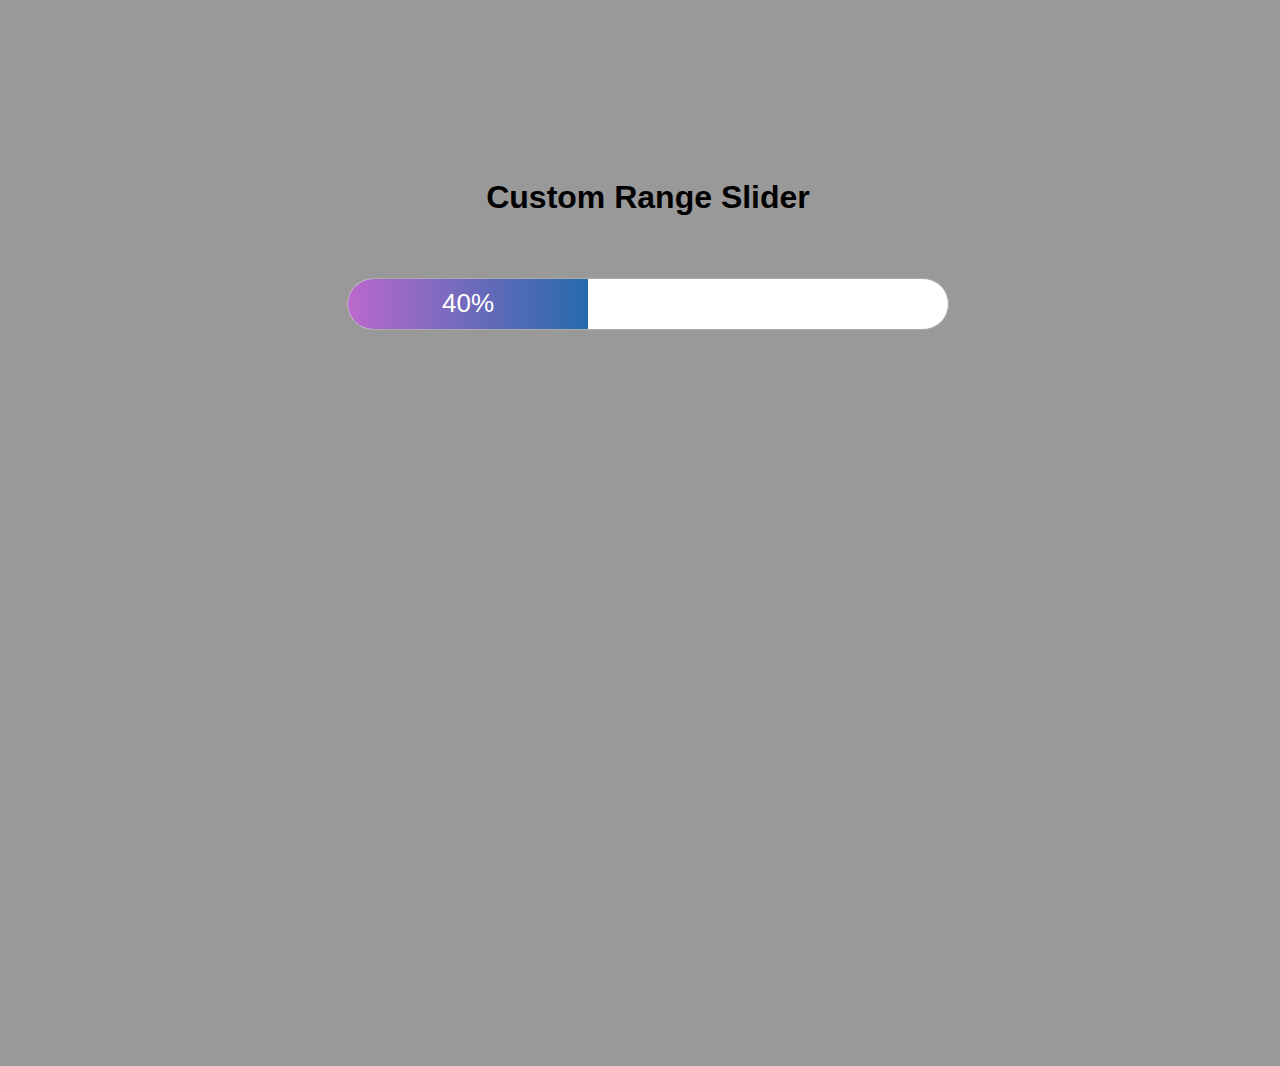
<file: 2-create-range-slider/index.html>
<!DOCTYPE html>
<html lang="en">
  <head>
    <meta charset="UTF-8" />
    <meta http-equiv="X-UA-Compatible" content="IE=edge" />
    <meta name="viewport" content="width=device-width, initial-scale=1.0" />
    <title>Create Range Slider</title>
    <link rel="stylesheet" href="./assets/css/styles.css" />
  </head>
  <body>
    <h1>Custom Range Slider</h1>

    <div class="range">
      <div class="range-bar">
        <span></span>
      </div>
    </div>
  </body>
  <script src="./assets/js/main.js"></script>
</html>
</file>
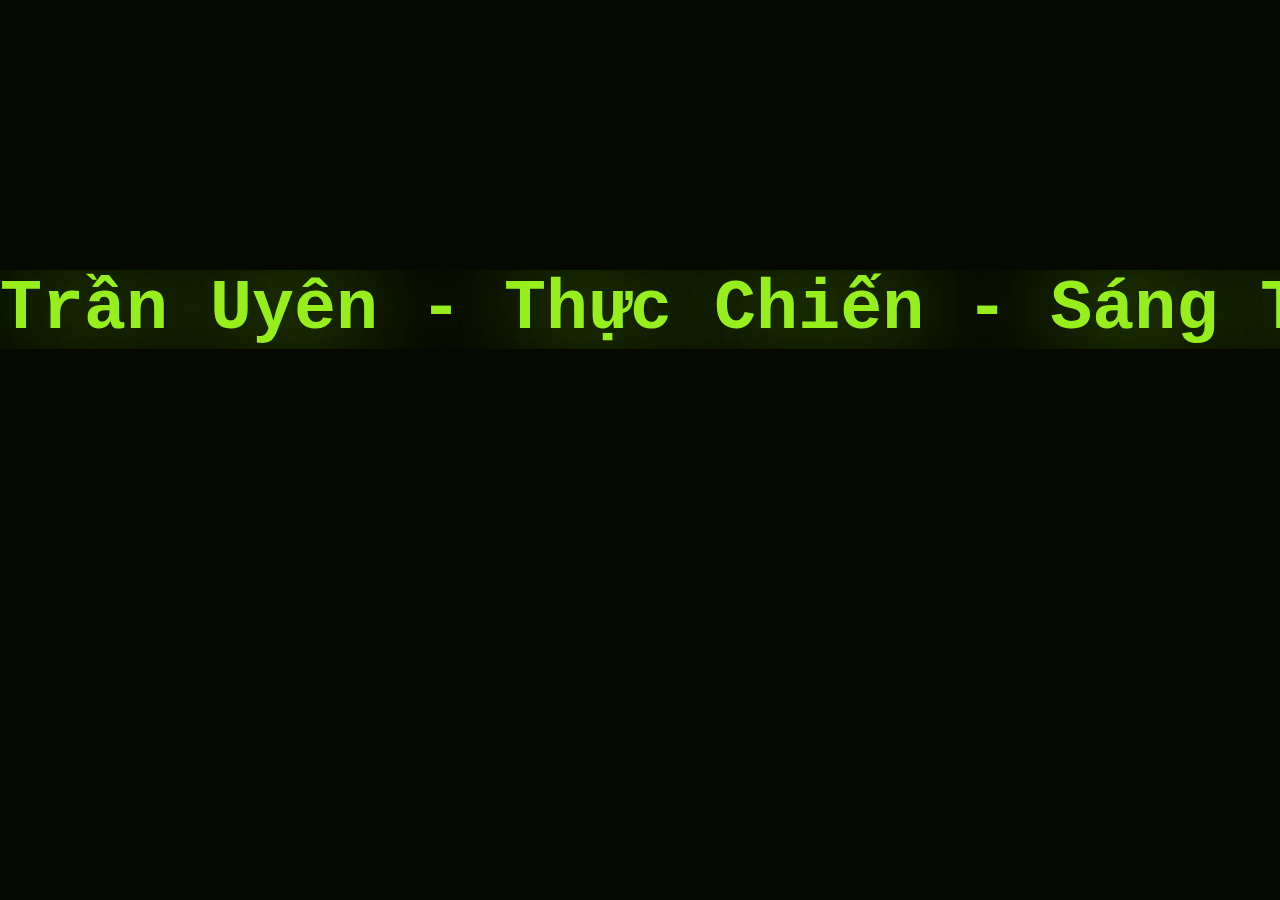
<file: 20-typing-animation/index.html>
<!DOCTYPE html>
<html lang="en">

<head>
  <meta charset="UTF-8" />
  <meta http-equiv="X-UA-Compatible" content="IE=edge" />
  <meta name="viewport" content="width=device-width, initial-scale=1.0" />
  <title>Typing Animation Effect</title>
  <link rel="stylesheet" href="./assets/css/styles.css" />
</head>

<body>
  <div class="text-typing">
    <p>Trần Uyên - Thực Chiến - Sáng Tạo</p>
  </div>
</body>

</html>
</file>
<file: assets/style.css>
* {
  margin: 0;
  padding: 0;
  box-sizing: border-box;
}

html {
  font-size: 62.5%;
}

body {
  font-size: 1.6rem;
}

.container {
  background: linear-gradient(
    135deg,
    rgb(116, 235, 213) 34%,
    rgb(159, 172, 230) 100%
  );
  overflow: hidden;
}

/* Header */
svg {
  font-size: 15rem;
  background-color: rgba(0, 0, 0, 0.8);
  text-transform: uppercase;
}

.copy {
  fill: none;
  stroke: #fff;
  stroke-width: 3px;
  letter-spacing: 1px;
  stroke-dasharray: 8% 30%;
  stroke-dashoffset: 0%;
  animation: textAnimation 6s linear infinite;
}

.copy.copy1 {
  stroke: #673ab7;
  animation-delay: -1s;
}

.copy.copy2 {
  stroke: #e91e63;
  animation-delay: -2s;
}

.copy.copy3 {
  stroke: #ff5722;
  animation-delay: -3s;
}

.copy.copy4 {
  stroke: #f44336;
  animation-delay: -4s;
}

.copy.copy5 {
  stroke: #ffc107;
  animation-delay: -5s;
}

@keyframes textAnimation {
  100% {
    stroke-dashoffset: -35%;
  }
}

.show-more {
  outline: none;
  text-decoration: none;
  position: absolute;
  top: 80%;
  left: 50%;
  transform: translateX(-50%);
  display: block;
  border-radius: 4px;
  background-color: #673ab7;
  color: #fff;
  font-size: 5rem;
  padding: 1rem 1.5rem;
  transition: 0.25s ease-out;
}

.show-more:hover {
  color: #673ab7;
  background-color: #fff;
}

/* Exercise */
.title {
  text-align: center;
  padding: 2rem 0;
  text-transform: uppercase;
}

.list {
  font-size: 3rem;
  display: grid;
  justify-content: center;
  align-items: center;
  grid-template-columns: repeat(2, 40rem);
  column-gap: 1rem;
  row-gap: 2px;
  list-style-type: none;
}

.list li:hover > a {
  opacity: 0.85;
}

.list li a {
  display: block;
  border: 1px solid #ffdee9;
  border-radius: 4px;
  padding: 1rem;
  font-size: 22px;
  text-decoration: none;
  color: #fff;
  background-image: linear-gradient(
    to right,
    #314755 0%,
    #26a0da 51%,
    #314755 100%
  );
  transition: 0.25s ease;
  transition: 0.5s;
  background-size: 200% auto;
  box-shadow: 0 0 20px #eee;
}

.list li a:hover {
  background-position: right center;
  color: #fff;
  text-decoration: none;
}
</file>
<file: 0-tab-module/assets/css/styles.css>
* {
  padding: 0;
  margin: 0;
  box-sizing: border-box;
}
body {
  display: flex;
  font-family: "Poppins", sans-serif;
}
body > div {
  margin: 15% auto 0;
  max-width: 720px;
}
.tabs {
  display: flex;
  position: relative;
}
.tabs .line {
  position: absolute;
  left: 0;
  bottom: 0;
  width: 0;
  height: 6px;
  border-radius: 15px;
  background-color: #c23564;
  transition: all 0.2s ease;
}
.tab-item {
  min-width: 80px;
  padding: 16px 20px 11px 20px;
  font-size: 20px;
  text-align: center;
  color: #c23564;
  background-color: #fff;
  border-top-left-radius: 5px;
  border-top-right-radius: 5px;
  border-bottom: 5px solid transparent;
  opacity: 0.6;
  cursor: pointer;
  transition: all 0.5s ease;
}
.tab-icon {
  font-size: 24px;
  width: 32px;
  position: relative;
  top: 2px;
}
.tab-item:hover {
  opacity: 1;
  background-color: rgba(194, 53, 100, 0.05);
  border-color: rgba(194, 53, 100, 0.1);
}
.tab-item.active {
  opacity: 1;
}
.tab-content {
  padding: 28px 0;
}
.tab-pane {
  color: #333;
  display: none;
}
.tab-pane.active {
  display: block;
}
.tab-pane h2 {
  font-size: 24px;
  margin-bottom: 8px;
}
</file>
<file: 1-live-product-filter/assets/css/styles.css>
@import url('https://fonts.googleapis.com/css2?family=Roboto:wght@400;700&display=swap');

* {
	padding: 0;
	margin: 0;
	box-sizing: border-box;
}

body {
	background-color: #dadada;
	font-family: 'Roboto', sans-serif;
	height: 100vh;
	width: 100%;
}

.container {
	border-radius: 10px;
	box-shadow: 0px 0px 10px rgba(0, 0, 0, 0.2);
	width: 400px;
	margin: 80px auto;
	background-color: #fff;
	overflow: hidden;
}

header {
	padding: 20px 15px;
}

h4 {
	margin-bottom: 20px;
	font-size: 20px;
	color: #333;
}

.form-input {
	display: flex;
	align-items: center;
	border: 1px solid #333;
	border-radius: 5px;
}

.form-input input {
	outline: none;
	border: none;
	background-color: transparent;
	font-size: 16px;
	padding: 8px 10px;
	width: 100%;
}

.form-input i {
	color: #555;
	padding-left: 10px;
}

/* Products */
.products {
	margin-top: 15px;
	width: 100%;
	overflow-y: auto;
	max-height: 400px;
	overflow-y: auto;
}

h3 {
	padding: 8px 20px;
}

.product {
	display: flex;
	align-items: center;
	cursor: pointer;
	margin-bottom: 10px;
	padding: 8px 20px;
	height: 100px;
}

.product:hover {
	background-color: #ddd;
}

.product img {
	width: 50px;
	object-fit: cover;
	object-position: center;
	margin-right: 20px;
}

.product h4 {
	font-size: 15px;
	color: #333;
	margin-bottom: 15px;
	font-weight: 600;
}

.hide {
	display: none;
}
</file>
<file: 10-todo-list/assets/css/styles.css>
* {
	padding: 0;
	margin: 0;
	font-family: sans-serif;
	box-sizing: border-box;
}

body {
	background: linear-gradient(to right, #ffe000, #799f0c);
	min-height: 100vh;
}

.container {
	width: 400px;
	background-color: #fff;
	margin: 100px auto;
	border-radius: 6px;
}

.form {
	padding: 10px 20px 10px 0;
	display: flex;
	align-items: center;
	justify-content: space-between;
	border-bottom: 1px solid #aaa;
}

.form input {
	outline: none;
	border: none;
	padding: 0 20px;
	font-size: 24px;
	color: #444;
	width: 100%;
}

.form button {
	outline: none;
	border: none;
	background-color: yellowgreen;
	padding: 5px 15px;
	border-radius: 6px;
	cursor: pointer;
	color: white;
	font-size: 20px;
}

.todos {
	padding: 0;
	margin: 0;
	list-style-type: none;
}

.todos li {
	border-top: 1px solid #e5e5e5;
	cursor: pointer;
	font-size: 22px;
	padding: 15px 22px;
	display: flex;
	align-items: center;
	justify-content: space-between;
}

.todos li i {
	color: #aaa;
	opacity: 0;
}

.todos li:hover i {
	opacity: 1;
}

.todos li span {
	overflow: hidden;
	text-overflow: ellipsis;
	padding-right: 10px;
}

.todos li.completed span {
	color: #b6b6b6;
	text-decoration: line-through;
}
</file>
<file: 11-toast-notification/assets/css/styles.css>
@import url('https://fonts.googleapis.com/css?family=Poppins:400,500,600,700&display=swap');

* {
	margin: 0;
	padding: 0;
	box-sizing: border-box;
	font-family: 'Poppins', sans-serif;
}

body {
	height: 100vh;
	display: flex;
	align-items: center;
	justify-content: center;
	background-color: #ecf0f1;
}

button {
	padding: 8px 16px;
	font-size: 18px;
	border-radius: 4px;
	border: none;
	outline: none;
	color: white;
	cursor: pointer;
	margin: 0 10px;
	transition: 0.25s ease-in-out;
}

button:hover{
	opacity: 0.8;
}

button.success {
	background-color: rgb(0, 128, 0);
}
button.warning {
	background-color: rgb(255, 165, 0);
}
button.error {
	background-color: rgb(255, 0, 0);
}

#toasts {
	position: fixed;
	top: 10px;
	right: 10px;
	display: flex;
	flex-direction: column;
}

.toast {
	padding: 20px;
	border-radius: 4px;
	overflow: hidden;
	margin-bottom: 10px;
	animation: show_slide 1s ease forwards;
	display: flex;
	align-items: center;
	border-left: 6px solid;
}

.toast.success {
	background-color: rgba(0, 128, 0, 0.4);
	border-color: rgb(0, 128, 0);
}

.toast.warning {
	background: rgba(255, 165, 0, 0.4);
	border-color: rgb(255, 165, 0);
}

.toast.error {
	background-color: rgba(255, 0, 0, 0.4);
	border-color: rgb(255, 0, 0);
}

.toast i {
	font-size: 28px;
	color: white;
}

.toast .msg {
	padding: 0 20px;
	font-size: 16px;
	color: white;
}

.countdown {
	position: absolute;
	bottom: 0;
	left: 1px;
	width: 0;
	height: 4px;
	z-index: 1;
	animation: countdown 4s linear forwards;
}

.toast.success .countdown {
	background-color: rgb(0, 128, 0);
}

.toast.warning .countdown {
	background-color: rgb(255, 165, 0);
}

.toast.error .countdown {
	background-color: rgb(255, 0, 0);
}

@keyframes countdown {
	20% {
		width: 0;
	}
	100% {
		width: 100%;
	}
}

@keyframes show_slide {
	0% {
		transform: translateX(100%);
	}
	40% {
		transform: translateX(-10%);
	}
	80% {
		transform: translateX(0%);
	}
	100% {
		transform: translateX(-10px);
	}
}

@keyframes hide_slide {
	0% {
		transform: translateX(-10px);
	}
	40% {
		transform: translateX(0%);
	}
	80% {
		transform: translateX(-10%);
	}
	100% {
		transform: translateX(120%);
	}
}
</file>
<file: 12-profile-card/assets/css/styles.css>
@import url('https://fonts.googleapis.com/css?family=Poppins:400,500,600,700&display=swap');

:root {
  --pink-color: #f2726a;
}

* {
  margin: 0;
  padding: 0;
  box-sizing: border-box;
  font-family: 'Poppins', sans-serif;
}

body {
  height: 100vh;
  background: linear-gradient(45deg, #00853e, #50c878);
  display: flex;
  justify-content: center;
  align-items: center;
}

.card {
  width: 300px;
  height: 400px;
  border-radius: 10px;
  text-align: center;
  background-color: #242628;
  overflow: hidden;
  margin: 0 30px;
}

.card__img {
  width: 120px;
  height: 120px;
  overflow: hidden;
  transition: 0.25s;
  margin: 0 auto;
  transform: translateY(25px);
  border-radius: 50%;
  border: 4px solid var(--pink-color);
  cursor: pointer;
}

.card__img:hover {
  width: 100%;
  height: 100%;
  border-radius: unset;
  border: unset;
  transform: unset;
}

img {
  width: 100%;
  height: 100%;
  object-fit: cover;
  object-position: center;
}

h2 {
  color: white;
  margin-top: 40px;
}

p {
  color: var(--pink-color);
}

.card__social a {
  text-decoration: none;
  color: white;
  margin: 25px 20px 40px;
  display: inline-block;
  font-size: 18px;
  transition: 0.25s;
}

.card__social a:hover {
  color: var(--pink-color);
}

button {
  outline: none;
  border: none;
  color: white;
  background-color: transparent;
  border: 1px solid var(--pink-color);
  padding: 10px 20px;
  border-radius: inherit;
  cursor: pointer;
  transition: 0.25s;
}

button:hover {
  background-color: var(--pink-color);
}
</file>
<file: 13-preview-image/assets/css/styles.css>
@import url('https://fonts.googleapis.com/css?family=Poppins:400,500,600,700&display=swap');
* {
	margin: 0;
	padding: 0;
	box-sizing: border-box;
	font-family: 'Poppins', sans-serif;
}

body {
	height: 100vh;
	overflow: hidden;
	background-image: linear-gradient(45deg, #3575d1, #7d4ed4);
}

.container {
	width: 500px;
	margin: 120px auto;
}

.preview {
	border: 2px dashed #fff;
	width: 100%;
	height: 350px;
	color: white;
	font-size: 22px;
	position: relative;
	border-radius: 6px;
	overflow: hidden;
	display: flex;
	align-items: center;
	justify-content: center;
	flex-direction: column;
	cursor: pointer;
}

.preview i {
	font-size: 60px;
	margin-bottom: 20px;
}

img {
	width: 100%;
	height: 100%;
	object-fit: cover;
	object-position: center;
	position: absolute;
	top: 0;
	left: 0;
	z-index: 1;
}
</file>
<file: 15-product-card/assets/css/styles.css>
@import url('https://fonts.googleapis.com/css2?family=Poppins:wght@400;500;600&display=swap');

:root {
	--primary-color: #4daf54;
}

* {
	padding: 0;
	margin: 0;
	box-sizing: border-box;
}

body {
	font-family: 'Poppins', sans-serif;
	height: 100vh;
	background-image: linear-gradient(to right, #4daf54, #3d8880);
	overflow: hidden;
}

.card {
	margin: 120px auto;
	width: 320px;
	height: 400px;
	background-color: #272d40;
	border-radius: 15px;
	padding: 40px 20px;
	color: white;
	position: relative;
}

.card__img {
	width: 90%;
	transition: 0.5s;
}

img {
	width: 100%;
	height: 100%;
	object-fit: cover;
	object-position: center;
}

.card:hover .card__img {
	transform: translateY(-90px) rotate(-20deg);
}

.card__title {
	color: var(--primary-color);
	transition: 0.5s;
	text-align: center;
}

.card__price {
	font-weight: 600;
	font-size: 26px;
	transition: 0.5s;
	text-align: center;
}

.card:hover .card__title {
	transform: translate(-40px, -72px);
}

.card:hover .card__price {
	transform: translate(-112px, -72px);
}

.card__size,
.card__color,
.card__action {
	opacity: 0;
	visibility: hidden;
	transition: 0.5s;
}

.card__size {
	margin-top: 100px;
}

.card:hover .card__size {
	margin-top: -30px;
}

.card:hover .card__size,
.card:hover .card__color,
.card:hover .card__action {
	transition-delay: 0.2s;
	opacity: 1;
	visibility: visible;
}

.card__size,
.card__color {
	display: flex;
	align-items: center;
	margin-bottom: 15px;
}

.card__size h3,
.card__color h3 {
	font-weight: unset;
	margin-right: 12px;
}

.card__size span {
	padding: 2px 10px;
	background-color: #dadada;
	margin: 0 5px;
	border-radius: 5px;
	color: #272d40;
	cursor: pointer;
}

.card__color span {
	width: 20px;
	height: 20px;
	border-radius: 50%;
	margin: 0 5px;
    cursor: pointer;
}

.card__color span.green {
	background-color: green;
}
.card__color span.red {
	background-color: red;
}
.card__color span.black {
	background-color: black;
}

.card__action button {
	padding: 10px 20px;
	outline: none;
	border: none;
	background-color: var(--primary-color);
	border-radius: 5px;
	cursor: pointer;
	color: white;
	margin-right: 7px;
	font-weight: 600;
	transition: 0.25s;
}

.card__action button:hover {
	transform: scale(0.9);
}


.like, .cart {
	font-size: 25px;
	position: absolute;
	top: 12px;
	left: 20px;
	cursor: pointer;
	z-index: 2;
}

.cart {
	left: unset;
	right: 20px;
}
</file>
<file: 16-show-on-scroll/assets/css/styles.css>
* {
	padding: 0;
	margin: 0;
	box-sizing: border-box;
	font-family: sans-serif;
}

body {
	overflow-x: hidden;
}

.full-height {
	height: 100vh;
}

.left-to-right {
	transform: translateX(-150%);
}

.left-to-right.start {
	transition: 0.7s ease-in-out;
	transform: translateX(0);
}

.right-to-left {
	transform: translateX(150%);
}

.right-to-left.start {
	transition: 0.7s ease-in-out;
	transform: translateX(0);
}

.zoom {
	transform: scale(0);
}

.zoom.start {
	transition: 0.5s ease-in-out;
	transform: unset;
}

#home {
	background-image: linear-gradient(to right, #4daf54, #3d8880);
	color: white;
	display: flex;
	align-items: center;
	padding-left: 80px;
}

#home h1 {
	font-size: 50px;
	margin-bottom: 20px;
}

#home p {
	font-size: 20px;
	width: 700px;
	transition-delay: 0.2s;
}

#about {
	display: flex;
	align-items: center;
	justify-content: center;
}

.box {
	background-color: #242628;
	width: 500px;
	border-radius: 10px;
	margin: 0 20px;
	padding: 20px;
	color: white;
}

.box h2 {
	margin-bottom: 15px;
}

#team {
	background: linear-gradient(180deg, #017c2c 50%, #fff 50%);
	display: flex;
	align-items: center;
	justify-content: center;
}

#team .person {
	width: 200px;
	padding: 20px;
	margin: 0 25px;
	background-color: #fff;
	box-shadow: 0 0 5px #2e363a;
	border-radius: 10px;
}

.person h3 {
	color: #017c2c;
	font-size: 22px;
	margin-bottom: 20px;
}
</file>
<file: 17-counter-up/assets/css/styles.css>
* {
	padding: 0;
	margin: 0;
	box-sizing: border-box;
}

body {
	height: 100vh;
	overflow: hidden;
	background-color: #8a66b4;
	display: flex;
	font-family: sans-serif;
    align-items: center;
    justify-content: center;
}

.counter {
	background-color: #6b38b6;
	margin: 30px;
	color: white;
	padding: 20px 40px;
	text-align: center;
	border-radius: 10px;
	font-size: 40px;
	box-shadow: 0 15px 30px rgba(0, 0, 0, 0.15);
}

.counter p {
	font-size: 18px;
	margin-bottom: 15px;
}
</file>
<file: 18-drag-and-drop/assets/css/styles.css>
* {
  padding: 0;
  margin: 0;
  box-sizing: border-box;
}

body {
  background-image: linear-gradient(145deg, #a4508b, #5f0a87);
  display: flex;
  align-items: center;
  justify-content: center;
  height: 100vh;
  overflow: hidden;
}

.box {
  height: 180px;
  width: 180px;
  margin: 10px;
  border: solid 3px black;
  background: white;
  overflow: hidden;
}

.draggable {
  background-image: url("../images/bg.jpeg");
  object-fit: cover;
  object-position: center;
  width: 100%;
  height: 100%;
}

.dragging {
  border: solid 5px #ccc;
}
</file>
<file: 19-drawing-app/assets/css/styles.css>
* {
	box-sizing: border-box;
	padding: 0;
	margin: 0;
}

body {
	background-color: #fff;
}

canvas {
    display: block;
    margin: 0 auto;
	border: 1px solid #333;
}

.tools {
	background-color: steelblue;
	display: flex;
    align-items: center;
}

.tools > * {
	background-color: #fff;
	border: none;
	font-size: 25px;
	height: 40px;
	width: 40px;
    padding: 5px;
	margin: 10px;
    display: flex;
    align-items: center;
    justify-content: center;
	cursor: pointer;
}

#save {
    font-size: 16px;
	margin-left: auto;
    text-decoration: none;
}
</file>
<file: 2-create-range-slider/assets/css/styles.css>
body {
	width: 100%;
	height: 100vh;
	display: flex;
	align-items: center;
	flex-direction: column;
	overflow: hidden;
	font-family: sans-serif;
	padding-top: 150px;
}

.range {
	margin-top: 40px;
	width: 600px;
	height: 50px;
	background-color: white;
	border: 1px solid #aaa;
	border-radius: 100px;
	position: relative;
    overflow: hidden;
	cursor: e-resize;
}

.range-bar {
	background-image: linear-gradient(to right, #bb69cc, #246bac);
	position: absolute;
    top: 0;
    left: 0;
    height: 100%;
	display: flex;
	align-items: center;
	justify-content: center;
}

.range-bar span {
	color: white;
	font-size: 26px; 
}
</file>
<file: 20-typing-animation/assets/css/styles.css>
body {
	margin: 0px;
	padding: 0px;
	height: 100vh;
	display: flex;
	background-color: #060802;
}

.text-typing {
	margin: 200px auto;
	font-family: monospace;
}

.text-typing p {
	color: #96ee1c;
	font-weight: 700;
	font-size: 70px;
	white-space: nowrap;
	overflow: hidden;
	animation: typing 10s steps(30) infinite, blink 1s infinite;
	text-shadow: 0 0 100px #96ee1c;
}

@keyframes typing {
	0%,
	100% {
		width: 0%;
	}
	70%,
	90% {
		width: 100%;
	}
}

@keyframes blink {
	0%,
	100% {
		border-right: 10px solid transparent;
	}
	50% {
		border-right: 10px solid #96ee1c;
	}
}
</file>
